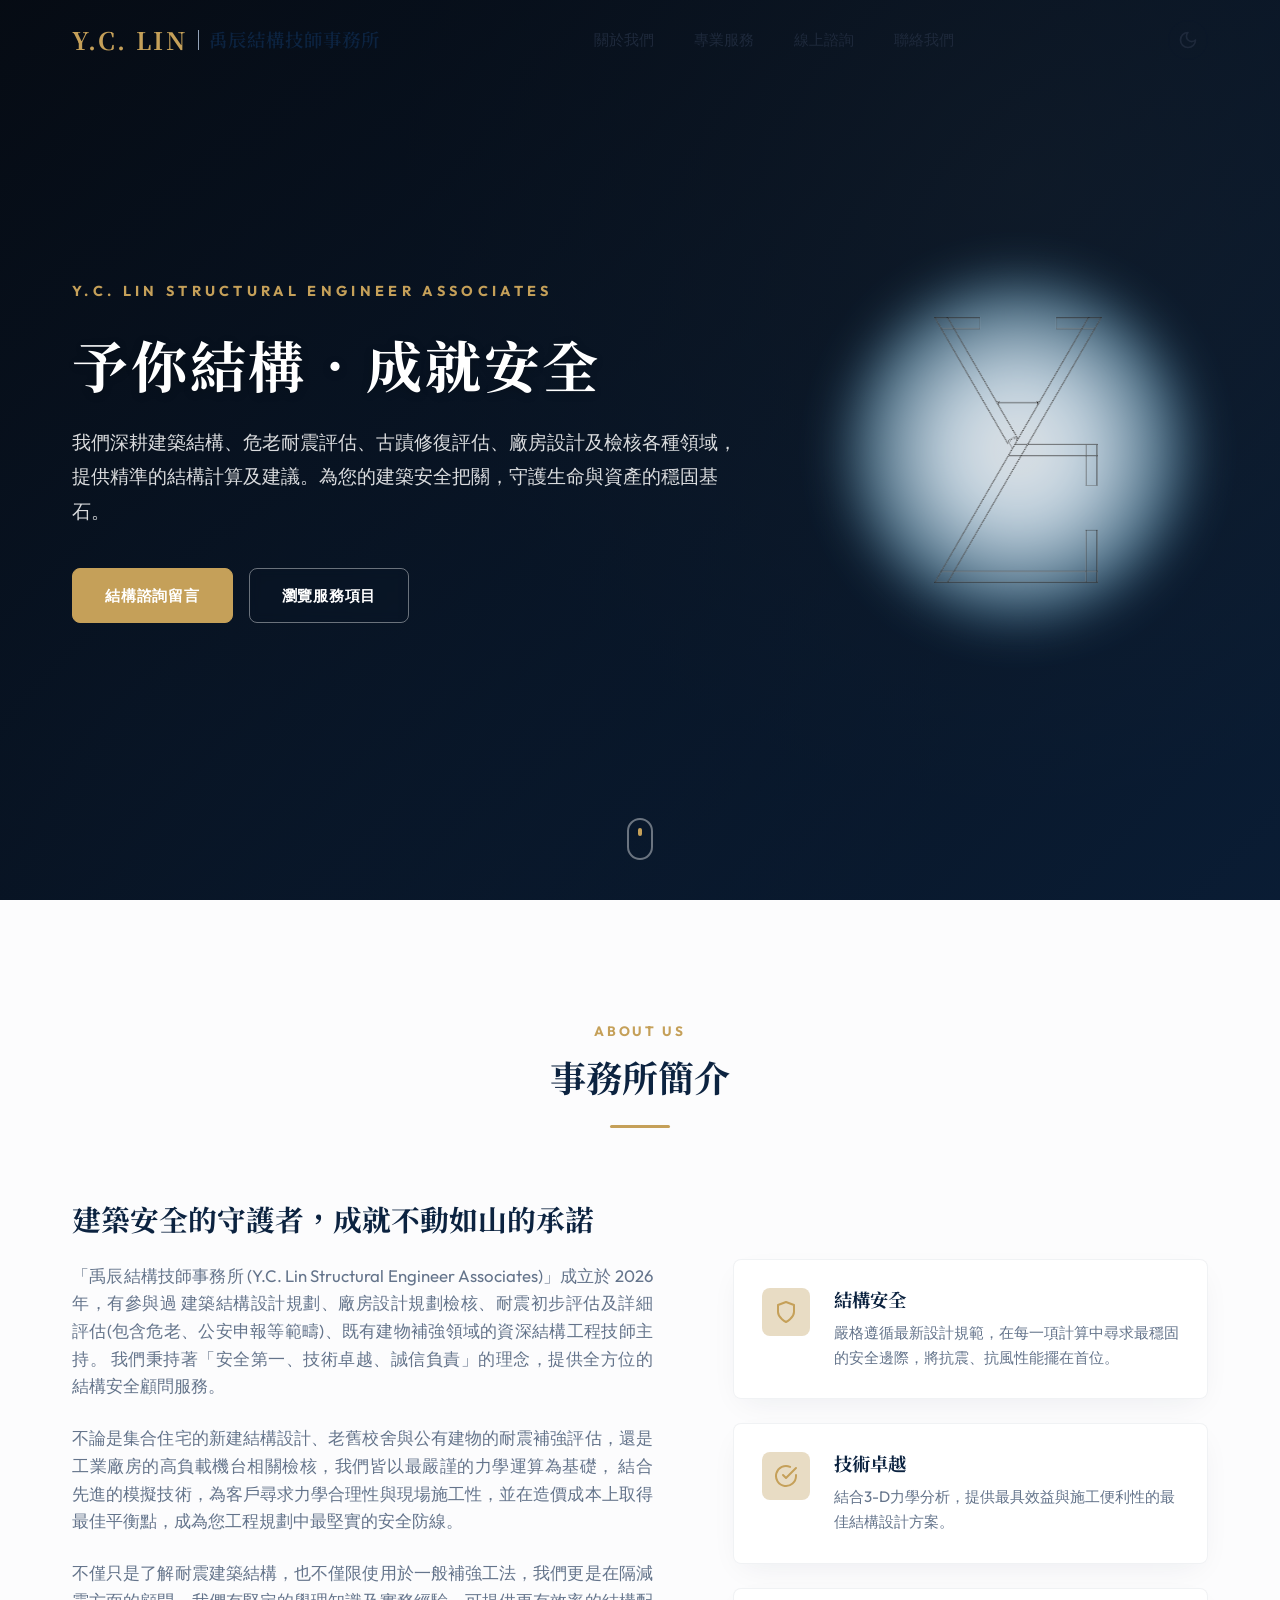
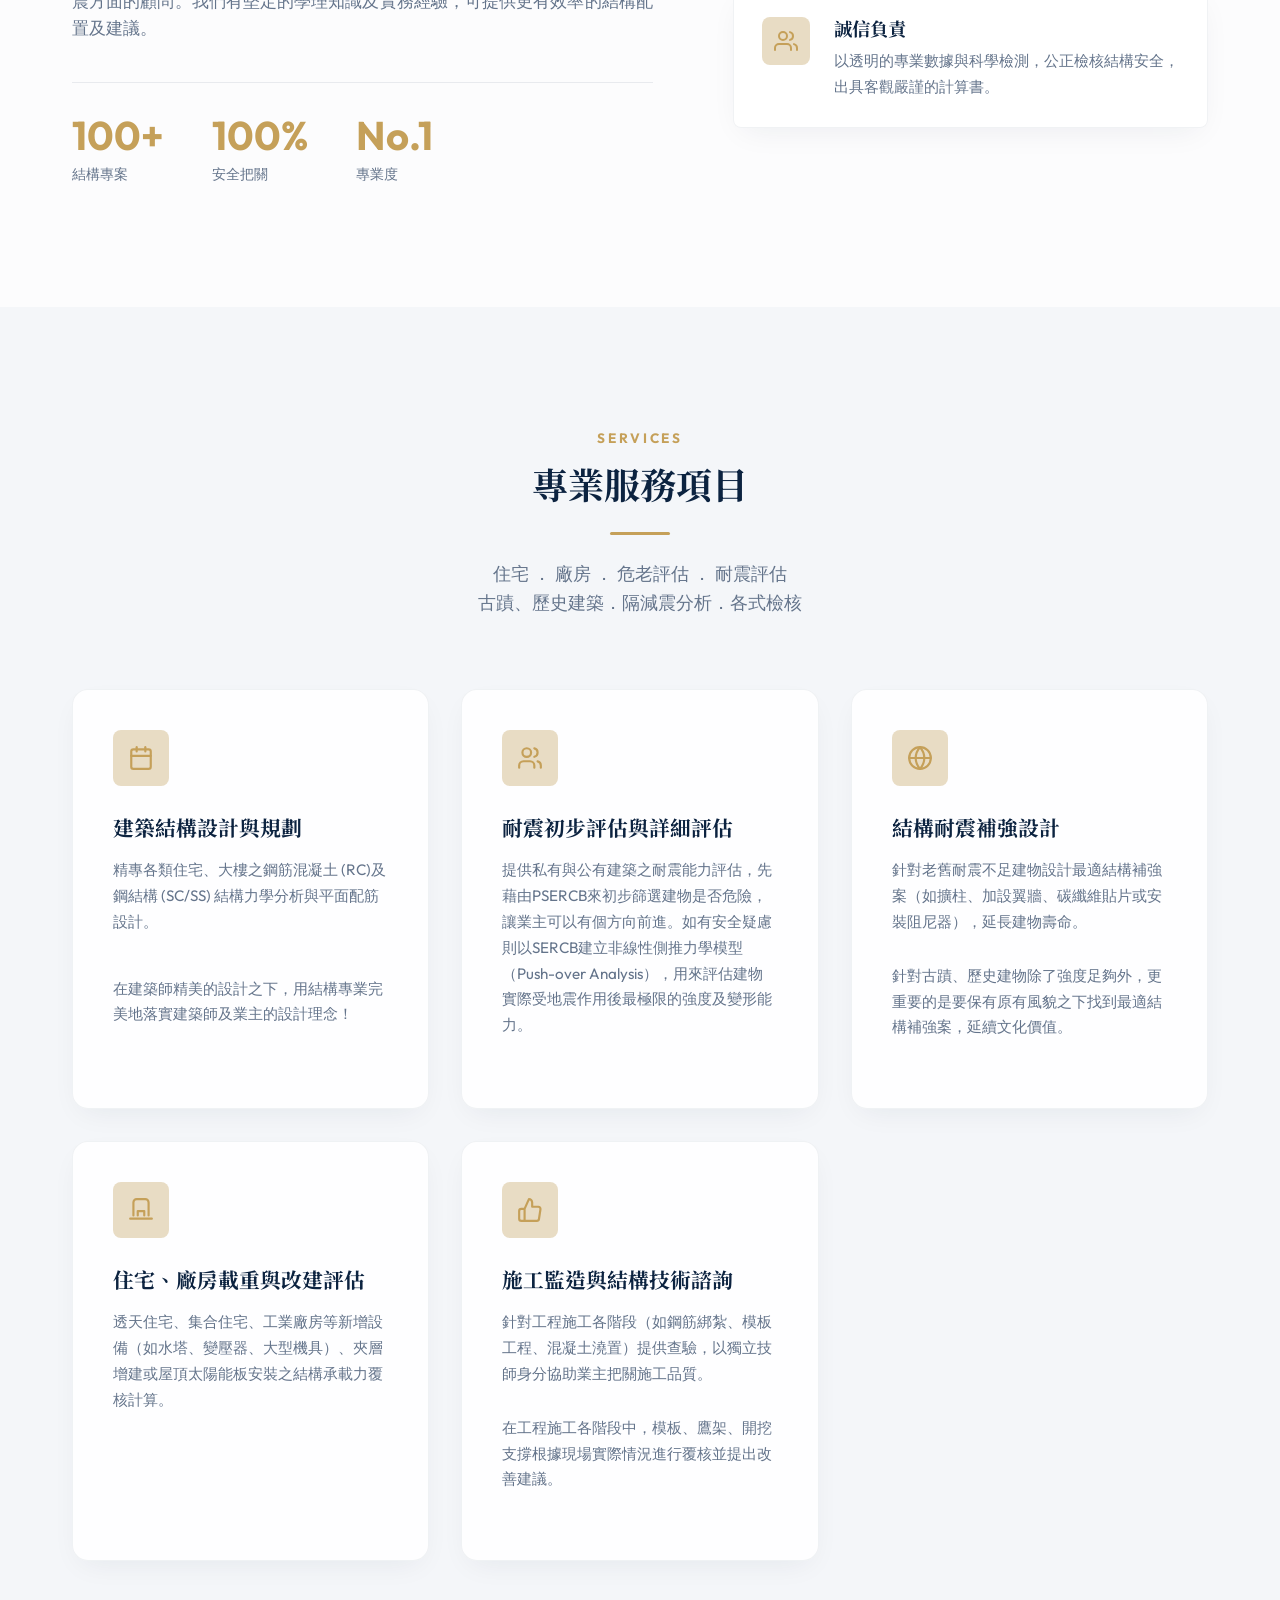
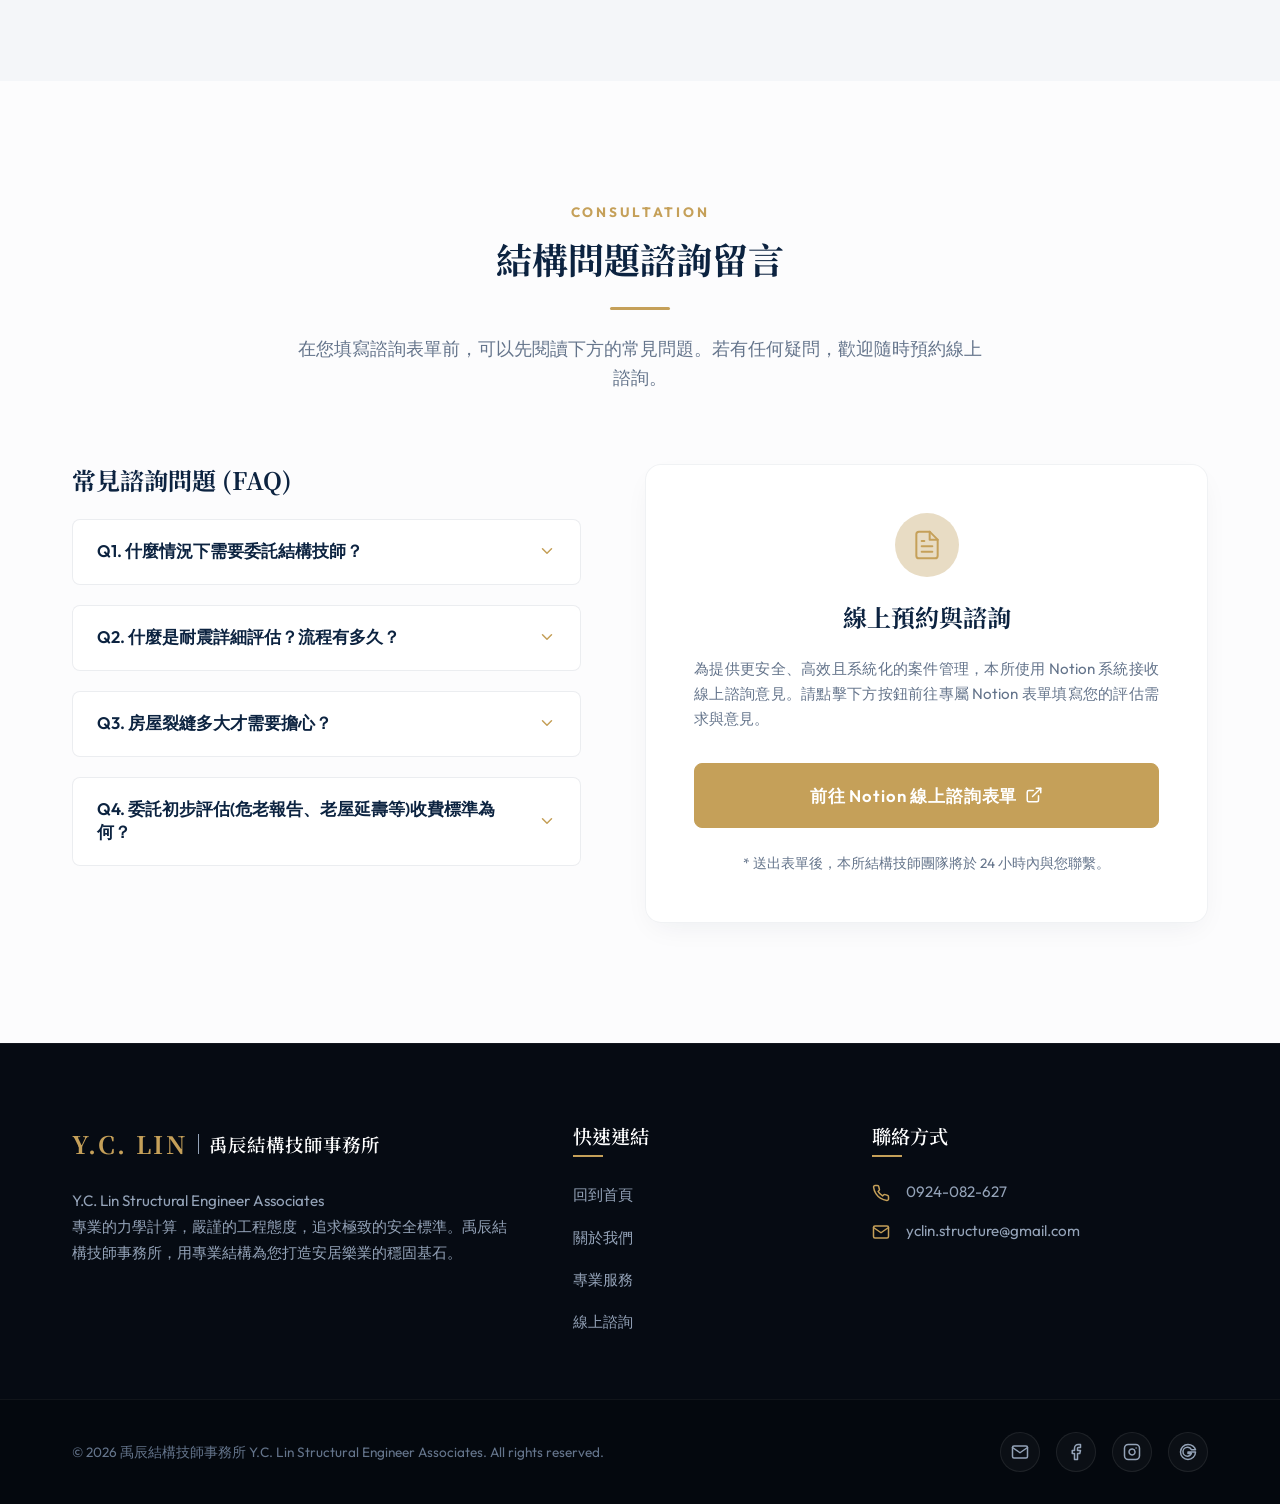
<file: index.html>
<!DOCTYPE html>
<html lang="zh-TW">

<head>
    <meta charset="UTF-8">
    <meta name="viewport" content="width=device-width, initial-scale=1.0">
    <meta name="description"
        content="禹辰結構技師事務所 (Y.C. Lin Structural Engineer Associates) - 提供專業建築結構設計、耐震能力評估、結構補強、安全與損鄰鑑定及施工監造服務。">
    <title>禹辰結構技師事務所 | Y.C. Lin Structural Engineer Associates</title>
    <!-- Google Fonts -->
    <link rel="preconnect" href="https://fonts.googleapis.com">
    <link rel="preconnect" href="https://fonts.gstatic.com" crossorigin>
    <link
        href="https://fonts.googleapis.com/css2?family=Montserrat:wght@300;400;500;600;700&family=Noto+Serif+TC:wght@400;600;700&family=Outfit:wght@300;400;500;600;700&display=swap"
        rel="stylesheet">
    <!-- CSS Stylesheet -->
    <link rel="stylesheet" href="style.css">
</head>

<body>
    <!-- Navigation Bar -->
    <header class="navbar-container" id="home">
        <div class="navbar-content max-width-wrapper">
            <a href="#home" class="logo-link">
                <span class="logo-text-en">Y.C. LIN</span>
                <span class="logo-divider"></span>
                <span class="logo-text-zh">禹辰結構技師事務所</span>
            </a>

            <nav class="nav-menu" id="navMenu">
                <a href="#about" class="nav-link">關於我們</a>
                <a href="#services" class="nav-link">專業服務</a>
                <a href="#consultation" class="nav-link">線上諮詢</a>
                <a href="#contact" class="nav-link">聯絡我們</a>
            </nav>

            <div class="nav-actions">
                <!-- Theme Toggle Button -->
                <button id="themeToggle" class="theme-toggle-btn" aria-label="切換深淺色主題">
                    <!-- Sun Icon -->
                    <svg class="sun-icon" xmlns="http://www.w3.org/2000/svg" viewBox="0 0 24 24" fill="none"
                        stroke="currentColor" stroke-width="2" stroke-linecap="round" stroke-linejoin="round">
                        <circle cx="12" cy="12" r="4"></circle>
                        <path d="M12 2v2"></path>
                        <path d="M12 20v2"></path>
                        <path d="M4.93 4.93l1.41 1.41"></path>
                        <path d="M17.66 17.66l1.41 1.41"></path>
                        <path d="M2 12h2"></path>
                        <path d="M20 12h2"></path>
                        <path d="M6.34 17.66l-1.41 1.41"></path>
                        <path d="M19.07 4.93l-1.41 1.41"></path>
                    </svg>
                    <!-- Moon Icon -->
                    <svg class="moon-icon" xmlns="http://www.w3.org/2000/svg" viewBox="0 0 24 24" fill="none"
                        stroke="currentColor" stroke-width="2" stroke-linecap="round" stroke-linejoin="round">
                        <path d="M12 3a6 6 0 0 0 9 9 9 9 0 1 1-9-9Z"></path>
                    </svg>
                </button>

                <!-- Mobile Menu Button -->
                <button class="mobile-menu-btn" id="mobileMenuBtn" aria-label="開啟選單">
                    <span class="hamburger-bar"></span>
                    <span class="hamburger-bar"></span>
                    <span class="hamburger-bar"></span>
                </button>
            </div>
        </div>
    </header>

    <main>
        <!-- Hero Section -->
        <section class="hero-section">
            <div class="hero-overlay"></div>
            <div class="hero-content max-width-wrapper">
                <div class="hero-text-container">
                    <span class="hero-tagline scroll-reveal">Y.C. LIN STRUCTURAL ENGINEER ASSOCIATES</span>
                    <h1 class="hero-title scroll-reveal">予你結構．成就安全</h1>
                    <p class="hero-description scroll-reveal">
                        我們深耕建築結構、危老耐震評估、古蹟修復評估、廠房設計及檢核各種領域，提供精準的結構計算及建議。為您的建築安全把關，守護生命與資產的穩固基石。
                    </p>
                    <div class="hero-cta scroll-reveal">
                        <a href="#consultation" class="btn btn-primary">結構諮詢留言</a>
                        <a href="#services" class="btn btn-secondary">瀏覽服務項目</a>
                    </div>
                </div>
                <div class="hero-logo-container scroll-reveal">
                    <img src="./logo.png" alt="禹辰結構技師事務所 Logo" class="hero-logo-img">
                </div>
            </div>
            <!-- Scroll Indicator -->
            <div class="scroll-indicator">
                <a href="#about" aria-label="向下滾動">
                    <span class="scroll-mouse">
                        <span class="scroll-wheel"></span>
                    </span>
                </a>
            </div>
        </section>

        <!-- About Section (事務所簡介) -->
        <section id="about" class="about-section section-padding">
            <div class="max-width-wrapper">
                <div class="section-header text-center">
                    <span class="section-subtitle">ABOUT US</span>
                    <h2 class="section-title">事務所簡介</h2>
                    <div class="title-divider"></div>
                </div>

                <div class="about-grid">
                    <div class="about-text-content scroll-reveal-left">
                        <h3 class="about-heading">建築安全的守護者，成就不動如山的承諾</h3>
                        <p class="about-paragraph">
                            「禹辰結構技師事務所 (Y.C. Lin Structural Engineer Associates)」成立於 2026
                            年，有參與過 建築結構設計規劃、廠房設計規劃檢核、耐震初步評估及詳細評估(包含危老、公安申報等範疇)、既有建物補強領域的資深結構工程技師主持。
                            我們秉持著「安全第一、技術卓越、誠信負責」的理念，提供全方位的結構安全顧問服務。
                        </p>
                        <p class="about-paragraph">
                            不論是集合住宅的新建結構設計、老舊校舍與公有建物的耐震補強評估，還是工業廠房的高負載機台相關檢核，我們皆以最嚴謹的力學運算為基礎，
                            結合先進的模擬技術，為客戶尋求力學合理性與現場施工性，並在造價成本上取得最佳平衡點，成為您工程規劃中最堅實的安全防線。
                        </p>
                        <p class="about-paragraph">
                            不僅只是了解耐震建築結構，也不僅限使用於一般補強工法，我們更是在隔減震方面的顧問。我們有堅定的學理知識及實務經驗，可提供更有效率的結構配置及建議。
                        </p>
                        <div class="about-stats">
                            <div class="stat-item">
                                <span class="stat-number">100+</span>
                                <span class="stat-label">結構專案</span>
                            </div>
                            <div class="stat-item">
                                <span class="stat-number">100%</span>
                                <span class="stat-label">安全把關</span>
                            </div>
                            <div class="stat-item">
                                <span class="stat-number">No.1</span>
                                <span class="stat-label">專業度</span>
                            </div>
                        </div>
                    </div>

                    <div class="about-cards-container scroll-reveal-right">
                        <div class="value-card">
                            <div class="value-icon-wrapper">
                                <svg xmlns="http://www.w3.org/2000/svg" viewBox="0 0 24 24" fill="none"
                                    stroke="currentColor" stroke-width="2" stroke-linecap="round"
                                    stroke-linejoin="round">
                                    <path d="M12 22s8-4 8-10V5l-8-3-8 3v7c0 6 8 10 8 10z"></path>
                                </svg>
                            </div>
                            <div class="value-card-content">
                                <h4 class="value-card-title">結構安全</h4>
                                <p class="value-card-desc">嚴格遵循最新設計規範，在每一項計算中尋求最穩固的安全邊際，將抗震、抗風性能擺在首位。</p>
                            </div>
                        </div>

                        <div class="value-card">
                            <div class="value-icon-wrapper">
                                <svg xmlns="http://www.w3.org/2000/svg" viewBox="0 0 24 24" fill="none"
                                    stroke="currentColor" stroke-width="2" stroke-linecap="round"
                                    stroke-linejoin="round">
                                    <path d="M22 11.08V12a10 10 0 1 1-5.93-9.14"></path>
                                    <polyline points="22 4 12 14.01 9 11.01"></polyline>
                                </svg>
                            </div>
                            <div class="value-card-content">
                                <h4 class="value-card-title">技術卓越</h4>
                                <p class="value-card-desc">結合3-D力學分析，提供最具效益與施工便利性的最佳結構設計方案。</p>
                            </div>
                        </div>

                        <div class="value-card">
                            <div class="value-icon-wrapper">
                                <svg xmlns="http://www.w3.org/2000/svg" viewBox="0 0 24 24" fill="none"
                                    stroke="currentColor" stroke-width="2" stroke-linecap="round"
                                    stroke-linejoin="round">
                                    <path d="M17 21v-2a4 4 0 0 0-4-4H5a4 4 0 0 0-4 4v2"></path>
                                    <circle cx="9" cy="7" r="4"></circle>
                                    <path d="M23 21v-2a4 4 0 0 0-3-3.87"></path>
                                    <path d="M16 3.13a4 4 0 0 1 0 7.75"></path>
                                </svg>
                            </div>
                            <div class="value-card-content">
                                <h4 class="value-card-title">誠信負責</h4>
                                <p class="value-card-desc">以透明的專業數據與科學檢測，公正檢核結構安全，出具客觀嚴謹的計算書。</p>
                            </div>
                        </div>
                    </div>
                </div>
            </div>
        </section>

        <!-- Services Section (服務項目) -->
        <section id="services" class="services-section section-padding alt-bg">
            <div class="max-width-wrapper">
                <div class="section-header text-center">
                    <span class="section-subtitle">SERVICES</span>
                    <h2 class="section-title">專業服務項目</h2>
                    <div class="title-divider"></div>
                    <p class="section-description">
                        住宅 ． 廠房 ． 危老評估 ． 耐震評估
                    </p>
                    <p class="section-description">
                        古蹟、歷史建築．隔減震分析．各式檢核
                    </p>
                </div>

                <div class="services-grid">
                    <!-- Service 1 -->
                    <div class="service-card scroll-reveal">
                        <div class="service-icon">
                            <svg xmlns="http://www.w3.org/2000/svg" viewBox="0 0 24 24" fill="none"
                                stroke="currentColor" stroke-width="2" stroke-linecap="round" stroke-linejoin="round">
                                <rect x="3" y="4" width="18" height="18" rx="2" ry="2"></rect>
                                <line x1="16" y1="2" x2="16" y2="6"></line>
                                <line x1="8" y1="2" x2="8" y2="6"></line>
                                <line x1="3" y1="10" x2="21" y2="10"></line>
                            </svg>
                        </div>
                        <h3 class="service-card-title">建築結構設計與規劃</h3>
                        <p class="service-card-desc">
                            精專各類住宅、大樓之鋼筋混凝土 (RC)及鋼結構 (SC/SS) 結構力學分析與平面配筋設計。
                        </p>
                        <p class="service-card-desc">
                            在建築師精美的設計之下，用結構專業完美地落實建築師及業主的設計理念！
                        </p>
                        <!-- <a href="#consultation" class="service-link">諮詢此項目 &rarr;</a> -->
                    </div>

                    <!-- Service 2 -->
                    <div class="service-card scroll-reveal">
                        <div class="service-icon">
                            <svg xmlns="http://www.w3.org/2000/svg" viewBox="0 0 24 24" fill="none"
                                stroke="currentColor" stroke-width="2" stroke-linecap="round" stroke-linejoin="round">
                                <path d="M16 21v-2a4 4 0 0 0-4-4H6a4 4 0 0 0-4 4v2"></path>
                                <circle cx="9" cy="7" r="4"></circle>
                                <path d="M22 21v-2a4 4 0 0 0-3-3.87"></path>
                                <path d="M16 3.13a4 4 0 0 1 0 7.75"></path>
                            </svg>
                        </div>
                        <h3 class="service-card-title">耐震初步評估與詳細評估</h3>
                        <p class="service-card-desc">
                            提供私有與公有建築之耐震能力評估，先藉由PSERCB來初步篩選建物是否危險，讓業主可以有個方向前進。如有安全疑慮則以SERCB建立非線性側推力學模型
                            （Push-over Analysis），用來評估建物實際受地震作用後最極限的強度及變形能力。
                        </p>
                        <!-- <a href="#consultation" class="service-link">諮詢此項目 &rarr;</a> -->
                    </div>

                    <!-- Service 3 -->
                    <div class="service-card scroll-reveal">
                        <div class="service-icon">
                            <svg xmlns="http://www.w3.org/2000/svg" viewBox="0 0 24 24" fill="none"
                                stroke="currentColor" stroke-width="2" stroke-linecap="round" stroke-linejoin="round">
                                <circle cx="12" cy="12" r="10"></circle>
                                <path
                                    d="M12 2a15.3 15.3 0 0 1 4 10 15.3 15.3 0 0 1-4 10 15.3 15.3 0 0 1-4-10 15.3 15.3 0 0 1 4-10z">
                                </path>
                                <path d="M2 12h20"></path>
                            </svg>
                        </div>
                        <h3 class="service-card-title">結構耐震補強設計</h3>
                        <p class="service-card-desc">
                            針對老舊耐震不足建物設計最適結構補強案（如擴柱、加設翼牆、碳纖維貼片或安裝阻尼器），延長建物壽命。
                        </p>
                        <p class="service-card-desc">
                            針對古蹟、歷史建物除了強度足夠外，更重要的是要保有原有風貌之下找到最適結構補強案，延續文化價值。
                        </p>
                        <!-- <a href="#consultation" class="service-link">諮詢此項目 &rarr;</a> -->
                    </div>

                    <!-- Service 4 -->
                    <!-- <div class="service-card scroll-reveal">
                        <div class="service-icon">
                            <svg xmlns="http://www.w3.org/2000/svg" viewBox="0 0 24 24" fill="none"
                                stroke="currentColor" stroke-width="2" stroke-linecap="round" stroke-linejoin="round">
                                <line x1="12" y1="1" x2="12" y2="23"></line>
                                <path d="M17 5H9.5a3.5 3.5 0 0 0 0 7h5a3.5 3.5 0 0 1 0 7H6"></path>
                            </svg>
                        </div>
                        <h3 class="service-card-title">安全與損鄰鑑定報告</h3>
                        <p class="service-card-desc">
                            承辦鄰近工地施工前後之現況鑑定與傾斜測量、結構龜裂安全評估、漏水損害判定，並出具公會與法院認可之鑑定報告。
                        </p>
                        <a href="#consultation" class="service-link">諮詢此項目 &rarr;</a>
                </div> -->

                    <!-- Service 5 -->
                    <div class="service-card scroll-reveal">
                        <div class="service-icon">
                            <svg xmlns="http://www.w3.org/2000/svg" viewBox="0 0 24 24" fill="none"
                                stroke="currentColor" stroke-width="2" stroke-linecap="round" stroke-linejoin="round">
                                <path d="M2 20h20"></path>
                                <path d="M5 17V5a3 3 0 0 1 3-3h8a3 3 0 0 1 3 3v12"></path>
                                <path d="M9 17v-4h6v4"></path>
                            </svg>
                        </div>
                        <h3 class="service-card-title">住宅、廠房載重與改建評估</h3>
                        <p class="service-card-desc">
                            透天住宅、集合住宅、工業廠房等新增設備（如水塔、變壓器、大型機具）、夾層增建或屋頂太陽能板安裝之結構承載力覆核計算。
                        </p>
                        <!-- <a href="#consultation" class="service-link">諮詢此項目 &rarr;</a> -->
                    </div>

                    <!-- Service 6 -->
                    <div class="service-card scroll-reveal">
                        <div class="service-icon">
                            <svg xmlns="http://www.w3.org/2000/svg" viewBox="0 0 24 24" fill="none"
                                stroke="currentColor" stroke-width="2" stroke-linecap="round" stroke-linejoin="round">
                                <path
                                    d="M14 9V5a3 3 0 0 0-3-3l-4 9v11h11.28a2 2 0 0 0 2-1.7l1.38-9a2 2 0 0 0-2-2.3zM7 22H4a2 2 0 0 1-2-2v-7a2 2 0 0 1 2-2h3">
                                </path>
                            </svg>
                        </div>
                        <h3 class="service-card-title">施工監造與結構技術諮詢</h3>
                        <p class="service-card-desc">
                            針對工程施工各階段（如鋼筋綁紮、模板工程、混凝土澆置）提供查驗，以獨立技師身分協助業主把關施工品質。
                        </p>
                        <p class="service-card-desc">
                            在工程施工各階段中，模板、鷹架、開挖支撐根據現場實際情況進行覆核並提出改善建議。
                        </p>
                        <!-- <a href="#consultation" class="service-link">諮詢此項目 &rarr;</a> -->
                    </div>
                </div>
            </div>
        </section>

        <!-- Consultation & FAQ Section (諮詢意見) -->
        <section id="consultation" class="consultation-section section-padding">
            <div class="max-width-wrapper">
                <div class="section-header text-center">
                    <span class="section-subtitle">CONSULTATION</span>
                    <h2 class="section-title">結構問題諮詢留言</h2>
                    <div class="title-divider"></div>
                    <p class="section-description">
                        在您填寫諮詢表單前，可以先閱讀下方的常見問題。若有任何疑問，歡迎隨時預約線上諮詢。
                    </p>
                </div>

                <div class="consultation-grid">
                    <!-- FAQ Accordion -->
                    <div class="faq-container scroll-reveal-left">
                        <h3 class="consultation-subheading">常見諮詢問題 (FAQ)</h3>

                        <div class="faq-list">
                            <div class="faq-item">
                                <button class="faq-question">
                                    <span>Q1. 什麼情況下需要委託結構技師？</span>
                                    <svg class="faq-icon" xmlns="http://www.w3.org/2000/svg" viewBox="0 0 24 24"
                                        fill="none" stroke="currentColor" stroke-width="2" stroke-linecap="round"
                                        stroke-linejoin="round">
                                        <polyline points="6 9 12 15 18 9"></polyline>
                                    </svg>
                                </button>
                                <div class="faq-answer">
                                    <p>當您計劃進行建築新建、舊屋增建/改建、室內裝修敲除牆面、廠房新增重型設備，或是房屋出現大範圍異常裂縫、傾斜時，
                                        皆需要結構技師進行專業力學評估，以確保整體構造安全。
                                    </p>
                                </div>
                            </div>

                            <div class="faq-item">
                                <button class="faq-question">
                                    <span>Q2. 什麼是耐震詳細評估？流程有多久？</span>
                                    <svg class="faq-icon" xmlns="http://www.w3.org/2000/svg" viewBox="0 0 24 24"
                                        fill="none" stroke="currentColor" stroke-width="2" stroke-linecap="round"
                                        stroke-linejoin="round">
                                        <polyline points="6 9 12 15 18 9"></polyline>
                                    </svg>
                                </button>
                                <div class="faq-answer">
                                    <p>當您進行耐震初步評估分析後，若危險度過高則需要再進入耐震詳細評估。
                                        耐震詳細評估是利用鑽心取樣檢測混凝土強度、掃描鋼筋配置，並結合電腦力學模型進行更詳細的側推分析(Pushover
                                        Analysis)。整個過程包含現場檢測與分析報告，
                                        約需 15 至 30 個工作天，視建築物規模而定。</p>
                                </div>
                            </div>

                            <div class="faq-item">
                                <button class="faq-question">
                                    <span>Q3. 房屋裂縫多大才需要擔心？</span>
                                    <svg class="faq-icon" xmlns="http://www.w3.org/2000/svg" viewBox="0 0 24 24"
                                        fill="none" stroke="currentColor" stroke-width="2" stroke-linecap="round"
                                        stroke-linejoin="round">
                                        <polyline points="6 9 12 15 18 9"></polyline>
                                    </svg>
                                </button>
                                <div class="faq-answer">
                                    <p>一般表面粉刷層的細微裂縫（小於 0.3mm）通常不影響結構安全。但若裂縫寬度大於 0.3mm，且出現在梁、柱、剪力牆上，或是呈現 45
                                        度角斜向裂縫，建議立即預約結構技師到府進行安全勘查。</p>
                                </div>
                            </div>

                            <div class="faq-item">
                                <button class="faq-question">
                                    <span>Q4. 委託初步評估(危老報告、老屋延壽等)收費標準為何？</span>
                                    <svg class="faq-icon" xmlns="http://www.w3.org/2000/svg" viewBox="0 0 24 24"
                                        fill="none" stroke="currentColor" stroke-width="2" stroke-linecap="round"
                                        stroke-linejoin="round">
                                        <polyline points="6 9 12 15 18 9"></polyline>
                                    </svg>
                                </button>
                                <div class="faq-answer">
                                    <p>由於初步評估時，評估技師必須至現場評估，故初步評估的費用中已內含一次現勘。收費則會依據中華民國結構工程技師公會之收費標準，
                                        視建物面積與複雜度進行專案報價。
                                    </p>
                                </div>
                            </div>
                        </div>
                    </div>

                    <!-- Consultation Notion Form Link Card -->
                    <div class="form-container scroll-reveal-right text-center"
                        style="display: flex; flex-direction: column; justify-content: center; align-items: center;">
                        <div class="form-notion-icon-wrapper">
                            <svg xmlns="http://www.w3.org/2000/svg" viewBox="0 0 24 24" fill="none"
                                stroke="currentColor" stroke-width="1.5" stroke-linecap="round" stroke-linejoin="round"
                                class="notion-link-svg">
                                <path d="M14 2H6a2 2 0 0 0-2 2v16a2 2 0 0 0 2 2h12a2 2 0 0 0 2-2V8z"></path>
                                <polyline points="14 2 14 8 20 8"></polyline>
                                <line x1="16" y1="13" x2="8" y2="13"></line>
                                <line x1="16" y1="17" x2="8" y2="17"></line>
                                <polyline points="10 9 9 9 8 9"></polyline>
                            </svg>
                        </div>
                        <h3 class="consultation-subheading">線上預約與諮詢</h3>
                        <p class="form-intro" style="margin-bottom: 2rem; text-align: justify;">
                            為提供更安全、高效且系統化的案件管理，本所使用 Notion 系統接收線上諮詢意見。請點擊下方按鈕前往專屬 Notion 表單填寫您的評估需求與意見。
                        </p>
                        <a href="https://yclinstructure.notion.site/3895ab5563a68017bbf6ee300d6bb6e9?pvs=105"
                            target="_blank" rel="noopener noreferrer" class="btn btn-primary btn-block"
                            style="padding: 1.1rem 2rem; font-size: 1.05rem; display: flex; align-items: center; justify-content: center; gap: 8px;">
                            <span>前往 Notion 線上諮詢表單</span>
                            <svg xmlns="http://www.w3.org/2000/svg" viewBox="0 0 24 24" fill="none"
                                stroke="currentColor" stroke-width="2" stroke-linecap="round" stroke-linejoin="round"
                                style="width: 18px; height: 18px;">
                                <path d="M18 13v6a2 2 0 0 1-2 2H5a2 2 0 0 1-2-2V8a2 2 0 0 1 2-2h6"></path>
                                <polyline points="15 3 21 3 21 9"></polyline>
                                <line x1="10" y1="14" x2="21" y2="3"></line>
                            </svg>
                        </a>
                        <p class="form-note" style="margin-top: 1.5rem; font-size: 0.85rem; color: var(--text-muted);">
                            * 送出表單後，本所結構技師團隊將於 24 小時內與您聯繫。
                        </p>
                    </div>
                </div>
            </div>
        </section>
    </main>

    <!-- Footer (聯絡方式) -->
    <footer id="contact" class="footer-container">
        <div class="footer-top max-width-wrapper">
            <div class="footer-brand scroll-reveal">
                <a href="#home" class="logo-link footer-logo">
                    <span class="logo-text-en">Y.C. LIN</span>
                    <span class="logo-divider"></span>
                    <span class="logo-text-zh">禹辰結構技師事務所</span>
                </a>
                <p class="footer-brand-desc">
                    Y.C. Lin Structural Engineer Associates<br>
                    專業的力學計算，嚴謹的工程態度，追求極致的安全標準。禹辰結構技師事務所，用專業結構為您打造安居樂業的穩固基石。
                </p>
            </div>

            <div class="footer-links scroll-reveal">
                <h4 class="footer-heading">快速連結</h4>
                <ul class="footer-links-list">
                    <li><a href="#home">回到首頁</a></li>
                    <li><a href="#about">關於我們</a></li>
                    <li><a href="#services">專業服務</a></li>
                    <li><a href="#consultation">線上諮詢</a></li>
                </ul>
            </div>

            <div class="footer-contact scroll-reveal">
                <h4 class="footer-heading">聯絡方式</h4>
                <ul class="footer-contact-list">
                    <li>
                        <svg xmlns="http://www.w3.org/2000/svg" viewBox="0 0 24 24" fill="none" stroke="currentColor"
                            stroke-width="2" stroke-linecap="round" stroke-linejoin="round">
                            <path
                                d="M22 16.92v3a2 2 0 0 1-2.18 2 19.79 19.79 0 0 1-8.63-3.07 19.5 19.5 0 0 1-6-6 19.79 19.79 0 0 1-3.07-8.67A2 2 0 0 1 4.11 2h3a2 2 0 0 1 2 1.72 12.84 12.84 0 0 0 .7 2.81 2 2 0 0 1-.45 2.11L8.09 9.91a16 16 0 0 0 6 6l1.27-1.27a2 2 0 0 1 2.11-.45 12.84 12.84 0 0 0 2.81.7A2 2 0 0 1 22 16.92z">
                            </path>
                        </svg>
                        <span>0924-082-627</span>
                    </li>
                    <li>
                        <svg xmlns="http://www.w3.org/2000/svg" viewBox="0 0 24 24" fill="none" stroke="currentColor"
                            stroke-width="2" stroke-linecap="round" stroke-linejoin="round">
                            <path d="M4 4h16c1.1 0 2 .9 2 2v12c0 1.1-.9 2-2 2H4c-1.1 0-2-.9-2-2V6c0-1.1.9-2 2-2z">
                            </path>
                            <polyline points="22,6 12,13 2,6"></polyline>
                        </svg>
                        <span>yclin.structure@gmail.com</span>
                    </li>
                    <!-- <li>
                        <svg xmlns="http://www.w3.org/2000/svg" viewBox="0 0 24 24" fill="none" stroke="currentColor"
                            stroke-width="2" stroke-linecap="round" stroke-linejoin="round">
                            <path d="M21 10c0 7-9 13-9 13s-9-6-9-13a9 9 0 0 1 18 0z"></path>
                            <circle cx="12" cy="10" r="3"></circle>
                        </svg>
                        <span>台北市信義區信義路五段 7 號 (台北101大樓)</span>
                    </li> -->
                </ul>
            </div>
        </div>

        <div class="footer-bottom">
            <div class="footer-bottom-content max-width-wrapper">
                <p class="copyright-text">&copy; 2026 禹辰結構技師事務所 Y.C. Lin Structural Engineer Associates. All rights
                    reserved.</p>

                <!-- Social Media Links -->
                <div class="footer-social-links">
                    <!-- Email Link -->
                    <a href="mailto:yclin.structure@gmail.com" class="social-icon-link" aria-label="Email 聯絡我們">
                        <svg xmlns="http://www.w3.org/2000/svg" viewBox="0 0 24 24" fill="none" stroke="currentColor"
                            stroke-width="2" stroke-linecap="round" stroke-linejoin="round">
                            <path d="M4 4h16c1.1 0 2 .9 2 2v12c0 1.1-.9 2-2 2H4c-1.1 0-2-.9-2-2V6c0-1.1.9-2 2-2z">
                            </path>
                            <polyline points="22,6 12,13 2,6"></polyline>
                        </svg>
                    </a>
                    <!-- Facebook Link -->
                    <a href="https://www.facebook.com/profile.php?id=61590770979439" target="_blank"
                        rel="noopener noreferrer" class="social-icon-link" aria-label="Facebook 專頁">
                        <svg xmlns="http://www.w3.org/2000/svg" viewBox="0 0 24 24" fill="none" stroke="currentColor"
                            stroke-width="2" stroke-linecap="round" stroke-linejoin="round">
                            <path d="M18 2h-3a5 5 0 0 0-5 5v3H7v4h3v8h4v-8h3l1-4h-4V7a1 1 0 0 1 1-1h3z"></path>
                        </svg>
                    </a>
                    <!-- Instagram Link -->
                    <a href="https://www.instagram.com/yclin.structure/" target="_blank" rel="noopener noreferrer"
                        class="social-icon-link" aria-label="Instagram 帳號">
                        <svg xmlns="http://www.w3.org/2000/svg" viewBox="0 0 24 24" fill="none" stroke="currentColor"
                            stroke-width="2" stroke-linecap="round" stroke-linejoin="round">
                            <rect x="2" y="2" width="20" height="20" rx="5" ry="5"></rect>
                            <path d="M16 11.37A4 4 0 1 1 12.63 8 4 4 0 0 1 16 11.37z"></path>
                            <line x1="17.5" y1="6.5" x2="17.51" y2="6.5"></line>
                        </svg>
                    </a>
                    <!-- Threads Link -->
                    <a href="https://www.threads.com/@yclin.structure?hl=zh-tw" target="_blank"
                        rel="noopener noreferrer" class="social-icon-link" aria-label="Threads 帳號">
                        <svg xmlns="http://www.w3.org/2000/svg" viewBox="0 0 24 24" fill="none" stroke="currentColor"
                            stroke-width="2" stroke-linecap="round" stroke-linejoin="round">
                            <path
                                d="M12 2C6.48 2 2 6.48 2 12s4.48 10 10 10 10-4.48 10-10H12v2h4.5c-.8 2-2.8 3.5-5.2 3.5-3.3 0-6-2.7-6-6s2.7-6 6-6c2.4 0 4.4 1.5 5.2 3.5H22C21.3 5.4 17.2 2 12 2Z">
                            </path>
                        </svg>
                    </a>
                </div>
            </div>
        </div>
    </footer>

    <!-- JavaScript File -->
    <script src="script.js"></script>
</body>

</html>
</file>
<file: style.css>
/* ==========================================================================
   Design Tokens & CSS Variables
   ========================================================================== */
:root {
    /* Color Palette - Light Mode (Default) */
    --primary: #0c2340;          /* Deep Luxury Navy */
    --primary-light: #1d3557;    /* Slate Navy */
    --accent: #c5a059;           /* Sophisticated Warm Gold */
    --accent-hover: #b48e47;     /* Darker Gold for hover state */
    --accent-light: #e8dcc4;    /* Pastel Gold tint */
    
    --bg-main: #fcfcfd;          /* Soft Off-White */
    --bg-alt: #f4f6f9;           /* Pale Cool Gray-Blue */
    --bg-nav: rgba(252, 252, 253, 0.85);
    
    --text-main: #1e293b;        /* Charcoal Black */
    --text-muted: #64748b;       /* Muted Slate Gray */
    --text-light: #94a3b8;       /* Very Light Gray */
    
    --border-color: rgba(12, 35, 64, 0.08);
    --border-focus: rgba(197, 160, 89, 0.4);
    
    --card-bg: rgba(255, 255, 255, 0.9);
    --card-border: rgba(12, 35, 64, 0.06);
    --card-shadow: 0 10px 30px -10px rgba(12, 35, 64, 0.08);
    --card-shadow-hover: 0 20px 40px -15px rgba(12, 35, 64, 0.15);
    
    --error: #ef4444;
    --error-bg: rgba(239, 68, 68, 0.06);
    --success: #10b981;
    --success-bg: rgba(16, 185, 129, 0.08);
    
    /* Layout & Utilities */
    --max-width: 1200px;
    --header-height: 80px;
    --radius-sm: 4px;
    --radius-md: 8px;
    --radius-lg: 16px;
    --radius-full: 9999px;
    --transition: all 0.35s cubic-bezier(0.25, 0.8, 0.25, 1);
    
    /* Fonts */
    --font-heading: 'Noto Serif TC', 'Playfair Display', serif;
    --font-body: 'Outfit', 'Montserrat', 'Inter', system-ui, -apple-system, sans-serif;
}

/* Color Palette - Dark Mode overrides */
body.dark-theme {
    --primary: #c5a059;          /* Gold becomes primary highlight */
    --primary-light: #e8dcc4;
    --accent: #c5a059;
    --accent-hover: #d9b46e;
    --accent-light: #322b1c;
    
    --bg-main: #060b13;          /* Dark Space Black */
    --bg-alt: #0b1320;           /* Midnight Blue */
    --bg-nav: rgba(6, 11, 19, 0.85);
    
    --text-main: #f1f5f9;        /* Off-White */
    --text-muted: #94a3b8;       /* Cool Slate Gray */
    --text-light: #64748b;
    
    --border-color: rgba(197, 160, 89, 0.15);
    --border-focus: rgba(197, 160, 89, 0.6);
    
    --card-bg: rgba(11, 19, 32, 0.7);
    --card-border: rgba(197, 160, 89, 0.1);
    --card-shadow: 0 10px 30px -10px rgba(0, 0, 0, 0.3);
    --card-shadow-hover: 0 20px 40px -15px rgba(197, 160, 89, 0.12);
    
    --error: #f87171;
    --error-bg: rgba(248, 113, 113, 0.08);
    --success: #34d399;
    --success-bg: rgba(52, 211, 153, 0.1);
}

/* ==========================================================================
   Base Styles & Reset
   ========================================================================== */
* {
    box-sizing: border-box;
    margin: 0;
    padding: 0;
}

html {
    scroll-behavior: smooth;
    font-size: 16px;
}

body {
    font-family: var(--font-body);
    background-color: var(--bg-main);
    color: var(--text-main);
    line-height: 1.65;
    transition: background-color 0.5s ease, color 0.5s ease;
    overflow-x: hidden;
    -webkit-font-smoothing: antialiased;
}

h1, h2, h3, h4, h5, h6 {
    font-family: var(--font-heading);
    font-weight: 700;
    line-height: 1.3;
}

a {
    text-decoration: none;
    color: inherit;
    transition: var(--transition);
}

button, input, select, textarea {
    font-family: inherit;
    font-size: inherit;
    color: inherit;
    outline: none;
}

button {
    cursor: pointer;
    border: none;
    background: none;
}

/* ==========================================================================
   Layout Helpers
   ========================================================================== */
.max-width-wrapper {
    max-width: var(--max-width);
    margin: 0 auto;
    padding: 0 2rem;
    width: 100%;
}

.section-padding {
    padding: 7.5rem 0;
}

.alt-bg {
    background-color: var(--bg-alt);
}

.text-center {
    text-align: center;
}

.required {
    color: var(--error);
    margin-left: 2px;
}

/* ==========================================================================
   Typography & Headers
   ========================================================================== */
.section-header {
    margin-bottom: 4.5rem;
    max-width: 700px;
    margin-left: auto;
    margin-right: auto;
}

.section-subtitle {
    font-size: 0.85rem;
    font-weight: 700;
    letter-spacing: 0.2em;
    color: var(--accent);
    text-transform: uppercase;
    display: block;
    margin-bottom: 0.75rem;
}

.section-title {
    font-size: 2.25rem;
    color: var(--primary);
    position: relative;
    margin-bottom: 1.5rem;
}

body.dark-theme .section-title {
    color: var(--text-main);
}

.title-divider {
    width: 60px;
    height: 3px;
    background-color: var(--accent);
    margin: 0 auto 1.5rem;
    border-radius: var(--radius-full);
}

.section-description {
    color: var(--text-muted);
    font-size: 1.1rem;
}

/* ==========================================================================
   Buttons
   ========================================================================== */
.btn {
    display: inline-flex;
    align-items: center;
    justify-content: center;
    padding: 0.85rem 2rem;
    font-size: 0.95rem;
    font-weight: 600;
    border-radius: var(--radius-md);
    transition: var(--transition);
    letter-spacing: 0.05em;
}

.btn-primary {
    background-color: var(--accent);
    color: #fff;
    border: 1px solid var(--accent);
}

.btn-primary:hover {
    background-color: var(--accent-hover);
    border-color: var(--accent-hover);
    transform: translateY(-2px);
    box-shadow: 0 8px 20px rgba(197, 160, 89, 0.25);
}

.btn-secondary {
    background-color: transparent;
    color: #fff;
    border: 1px solid rgba(255, 255, 255, 0.4);
    backdrop-filter: blur(5px);
}

.btn-secondary:hover {
    background-color: rgba(255, 255, 255, 0.1);
    border-color: #fff;
    transform: translateY(-2px);
}

.btn-block {
    width: 100%;
}

/* Button Loading Spinner */
.spinner {
    width: 20px;
    height: 20px;
    border: 2px solid rgba(255, 255, 255, 0.3);
    border-radius: 50%;
    border-top-color: #fff;
    animation: spin 0.8s linear infinite;
    display: none;
    margin-left: 10px;
}

@keyframes spin {
    to { transform: rotate(360deg); }
}

/* ==========================================================================
   Navigation Bar
   ========================================================================== */
.navbar-container {
    height: var(--header-height);
    position: fixed;
    top: 0;
    left: 0;
    width: 100%;
    z-index: 1000;
    background-color: transparent;
    border-bottom: 1px solid transparent;
    transition: var(--transition);
}

/* Navbar Scrolled State */
.navbar-container.scrolled {
    background-color: var(--bg-nav);
    backdrop-filter: blur(12px);
    -webkit-backdrop-filter: blur(12px);
    height: 70px;
    border-bottom: 1px solid var(--border-color);
    box-shadow: 0 4px 20px rgba(0, 0, 0, 0.02);
}

.navbar-content {
    display: flex;
    align-items: center;
    justify-content: space-between;
    height: 100%;
}

.logo-link {
    display: flex;
    align-items: center;
    font-family: var(--font-heading);
}

.logo-text-en {
    font-size: 1.5rem;
    font-weight: 700;
    letter-spacing: 0.1em;
    color: var(--accent);
}

.logo-divider {
    width: 1px;
    height: 20px;
    background-color: var(--text-light);
    margin: 0 10px;
}

.logo-text-zh {
    font-size: 1.15rem;
    font-weight: 600;
    color: var(--primary);
    letter-spacing: 0.05em;
    transition: var(--transition);
}

body.dark-theme .logo-text-zh {
    color: var(--text-main);
}

.navbar-container.scrolled .logo-text-zh {
    /* Keeps original text colors stable on scroll */
}

.nav-menu {
    display: flex;
    gap: 2.5rem;
}

.nav-link {
    font-size: 0.95rem;
    font-weight: 500;
    color: var(--text-main);
    position: relative;
    padding: 0.5rem 0;
}

/* Nav Link Hover Animation */
.nav-link::after {
    content: '';
    position: absolute;
    bottom: 0;
    left: 0;
    width: 0;
    height: 2px;
    background-color: var(--accent);
    transition: var(--transition);
}

.nav-link:hover {
    color: var(--accent);
}

.nav-link:hover::after {
    width: 100%;
}

.nav-actions {
    display: flex;
    align-items: center;
    gap: 1.25rem;
}

/* Theme Toggle Button Style */
.theme-toggle-btn {
    width: 40px;
    height: 40px;
    border-radius: var(--radius-full);
    display: flex;
    align-items: center;
    justify-content: center;
    color: var(--text-main);
    border: 1px solid var(--border-color);
    background-color: transparent;
    transition: var(--transition);
}

.theme-toggle-btn:hover {
    background-color: var(--bg-alt);
    border-color: var(--accent);
    color: var(--accent);
}

.theme-toggle-btn svg {
    width: 20px;
    height: 20px;
    transition: var(--transition);
}

/* Hide inactive icons based on theme state */
.sun-icon {
    display: none;
}

.moon-icon {
    display: block;
}

body.dark-theme .sun-icon {
    display: block;
    transform: rotate(360deg);
}

body.dark-theme .moon-icon {
    display: none;
}

/* Mobile Menu Icon */
.mobile-menu-btn {
    display: none;
    flex-direction: column;
    justify-content: space-between;
    width: 24px;
    height: 18px;
    background: transparent;
    border: none;
    z-index: 1001;
}

.hamburger-bar {
    width: 100%;
    height: 2px;
    background-color: var(--text-main);
    transition: var(--transition);
    border-radius: 1px;
}

/* Open Menu Hamburger Animation */
.mobile-menu-btn.open .hamburger-bar:nth-child(1) {
    transform: translateY(8px) rotate(45deg);
}

.mobile-menu-btn.open .hamburger-bar:nth-child(2) {
    opacity: 0;
}

.mobile-menu-btn.open .hamburger-bar:nth-child(3) {
    transform: translateY(-8px) rotate(-45deg);
}

/* ==========================================================================
   Hero Section
   ========================================================================== */
.hero-section {
    position: relative;
    height: 100vh;
    min-height: 650px;
    display: flex;
    align-items: center;
    color: #fff;
    background-color: #050d18;
    /* Soft dark business backdrop - static file uses fallback or gradient */
    background-image: radial-gradient(circle at 80% 20%, rgba(197, 160, 89, 0.15) 0%, transparent 50%),
                      radial-gradient(circle at 10% 80%, rgba(12, 35, 64, 0.6) 0%, transparent 60%);
    overflow: hidden;
}

.hero-overlay {
    position: absolute;
    top: 0;
    left: 0;
    width: 100%;
    height: 100%;
    background: linear-gradient(135deg, rgba(6, 11, 19, 0.9) 0%, rgba(12, 35, 64, 0.7) 100%);
    z-index: 1;
}

.hero-content {
    position: relative;
    z-index: 2;
    display: flex;
    align-items: center;
    justify-content: space-between;
    gap: 4rem;
    width: 100%;
}

.hero-text-container {
    max-width: 680px;
    flex: 1;
}

.hero-tagline {
    font-size: 0.9rem;
    font-weight: 700;
    letter-spacing: 0.3em;
    color: var(--accent);
    margin-bottom: 1.5rem;
    display: inline-block;
}

.hero-title {
    font-size: 3.5rem;
    font-weight: 700;
    margin-bottom: 1.5rem;
    letter-spacing: 0.05em;
    color: #ffffff;
    text-shadow: 0 2px 10px rgba(0,0,0,0.2);
}

.hero-description {
    font-size: 1.2rem;
    color: rgba(255, 255, 255, 0.85);
    margin-bottom: 2.5rem;
    line-height: 1.8;
}

.hero-cta {
    display: flex;
    gap: 1rem;
}

/* Hero Logo Styles */
.hero-logo-container {
    position: relative;
    display: flex;
    justify-content: center;
    align-items: center;
    width: 380px;
    height: 380px;
    flex-shrink: 0;
}

/* Blurred backplate glow to eliminate any sharp edges */
.hero-logo-container::before {
    content: '';
    position: absolute;
    top: 5%;
    left: 5%;
    width: 90%;
    height: 90%;
    border-radius: 50%;
    background: radial-gradient(
        circle,
        rgba(255, 255, 255, 0.98) 0%,
        rgba(224, 242, 254, 0.95) 30%,
        rgba(186, 230, 253, 0.6) 55%,
        rgba(56, 189, 248, 0.25) 75%,
        transparent 95%
    );
    filter: blur(25px);
    z-index: 1;
    opacity: 0.9;
}

.hero-logo-container.scroll-reveal {
    transition-delay: 0.6s;
}

.hero-logo-container.scroll-reveal.revealed::before {
    animation: logoGlowPulse 6s ease-in-out infinite;
}

.hero-logo-img {
    max-width: 70%;
    max-height: 70%;
    object-fit: contain;
    position: relative;
    z-index: 2;
    transition: transform 0.5s ease;
}

.hero-logo-container:hover .hero-logo-img {
    transform: scale(1.05);
}

@keyframes logoGlowPulse {
    0% {
        transform: scale(1);
        opacity: 0.9;
        filter: blur(25px);
    }
    50% {
        transform: scale(1.06);
        opacity: 1;
        filter: blur(32px);
    }
    100% {
        transform: scale(1);
        opacity: 0.9;
        filter: blur(25px);
    }
}

/* Mouse Scroll Down Indicator Animation */
.scroll-indicator {
    position: absolute;
    bottom: 2.5rem;
    left: 50%;
    transform: translateX(-50%);
    z-index: 2;
}

.scroll-mouse {
    width: 26px;
    height: 42px;
    border: 2px solid rgba(255, 255, 255, 0.4);
    border-radius: var(--radius-full);
    display: block;
    position: relative;
}

.scroll-wheel {
    width: 4px;
    height: 8px;
    background-color: var(--accent);
    border-radius: var(--radius-full);
    position: absolute;
    top: 8px;
    left: 50%;
    transform: translateX(-50%);
    animation: scroll-down 1.6s ease infinite;
}

@keyframes scroll-down {
    0% { opacity: 0; top: 6px; }
    30% { opacity: 1; }
    100% { opacity: 0; top: 18px; }
}

/* ==========================================================================
   About Section
   ========================================================================== */
.about-grid {
    display: grid;
    grid-template-columns: 1.1fr 0.9fr;
    gap: 5rem;
    align-items: center;
}

.about-heading {
    font-size: 1.8rem;
    color: var(--primary);
    margin-bottom: 1.5rem;
}

body.dark-theme .about-heading {
    color: var(--text-main);
}

.about-paragraph {
    color: var(--text-muted);
    margin-bottom: 1.5rem;
    font-size: 1.05rem;
    text-align: justify;
}

.about-stats {
    display: flex;
    gap: 3rem;
    margin-top: 2.5rem;
    border-top: 1px solid var(--border-color);
    padding-top: 2rem;
}

.stat-item {
    display: flex;
    flex-direction: column;
}

.stat-number {
    font-family: var(--font-body);
    font-size: 2.5rem;
    font-weight: 700;
    color: var(--accent);
    line-height: 1;
    margin-bottom: 0.5rem;
}

.stat-label {
    font-size: 0.9rem;
    color: var(--text-muted);
    font-weight: 500;
}

.about-cards-container {
    display: flex;
    flex-direction: column;
    gap: 1.5rem;
}

.value-card {
    background-color: var(--card-bg);
    border: 1px solid var(--card-border);
    border-radius: var(--radius-md);
    padding: 1.75rem;
    display: flex;
    gap: 1.5rem;
    box-shadow: var(--card-shadow);
    transition: var(--transition);
}

.value-card:hover {
    transform: translateY(-3px);
    box-shadow: var(--card-shadow-hover);
    border-color: var(--accent);
}

.value-icon-wrapper {
    flex-shrink: 0;
    width: 48px;
    height: 48px;
    border-radius: var(--radius-md);
    background-color: var(--accent-light);
    color: var(--accent);
    display: flex;
    align-items: center;
    justify-content: center;
}

.value-icon-wrapper svg {
    width: 24px;
    height: 24px;
}

body.dark-theme .value-icon-wrapper {
    background-color: rgba(197, 160, 89, 0.1);
    color: var(--accent);
}

.value-card-title {
    font-size: 1.15rem;
    color: var(--primary);
    margin-bottom: 0.5rem;
}

body.dark-theme .value-card-title {
    color: var(--text-main);
}

.value-card-desc {
    font-size: 0.95rem;
    color: var(--text-muted);
}

/* ==========================================================================
   Services Section
   ========================================================================== */
.services-grid {
    display: grid;
    grid-template-columns: repeat(auto-fill, minmax(350px, 1fr));
    gap: 2rem;
}

.service-card {
    background-color: var(--card-bg);
    border: 1px solid var(--card-border);
    border-radius: var(--radius-lg);
    padding: 2.5rem;
    box-shadow: var(--card-shadow);
    transition: var(--transition);
    display: flex;
    flex-direction: column;
}

.service-card:hover {
    transform: translateY(-8px);
    box-shadow: var(--card-shadow-hover);
    border-color: var(--accent);
}

.service-icon {
    width: 56px;
    height: 56px;
    border-radius: var(--radius-md);
    background-color: var(--accent-light);
    color: var(--accent);
    display: flex;
    align-items: center;
    justify-content: center;
    margin-bottom: 1.75rem;
    transition: var(--transition);
}

body.dark-theme .service-icon {
    background-color: rgba(197, 160, 89, 0.1);
}

.service-card:hover .service-icon {
    background-color: var(--accent);
    color: #ffffff;
}

.service-card svg {
    width: 26px;
    height: 26px;
}

.service-card-title {
    font-size: 1.3rem;
    color: var(--primary);
    margin-bottom: 1rem;
}

body.dark-theme .service-card-title {
    color: var(--text-main);
}

.service-card-desc {
    color: var(--text-muted);
    font-size: 0.95rem;
    margin-bottom: 1.75rem;
    flex-grow: 1;
    line-height: 1.7;
}

.service-link {
    font-size: 0.9rem;
    font-weight: 600;
    color: var(--accent);
    display: inline-flex;
    align-items: center;
    width: max-content;
}

.service-link:hover {
    color: var(--primary-light);
    transform: translateX(4px);
}

body.dark-theme .service-link:hover {
    color: #ffffff;
}

/* ==========================================================================
   Consultation & FAQ Section
   ========================================================================== */
.consultation-grid {
    display: grid;
    grid-template-columns: 0.95fr 1.05fr;
    gap: 4rem;
}

.consultation-subheading {
    font-size: 1.5rem;
    color: var(--primary);
    margin-bottom: 1.5rem;
}

body.dark-theme .consultation-subheading {
    color: var(--text-main);
}

/* Accordion FAQ */
.faq-list {
    display: flex;
    flex-direction: column;
    gap: 1.25rem;
}

.faq-item {
    border: 1px solid var(--border-color);
    border-radius: var(--radius-md);
    background-color: var(--card-bg);
    overflow: hidden;
    transition: var(--transition);
}

.faq-item.active {
    border-color: var(--accent);
    box-shadow: var(--card-shadow);
}

.faq-question {
    width: 100%;
    padding: 1.25rem 1.5rem;
    display: flex;
    align-items: center;
    justify-content: space-between;
    text-align: left;
    font-size: 1.05rem;
    font-weight: 600;
    color: var(--primary);
    transition: var(--transition);
}

body.dark-theme .faq-question {
    color: var(--text-main);
}

.faq-question:hover {
    color: var(--accent);
}

.faq-icon {
    width: 18px;
    height: 18px;
    color: var(--accent);
    transition: transform 0.35s ease;
    flex-shrink: 0;
    margin-left: 10px;
}

.faq-item.active .faq-icon {
    transform: rotate(180deg);
}

.faq-answer {
    max-height: 0;
    overflow: hidden;
    transition: max-height 0.35s ease;
    color: var(--text-muted);
    font-size: 0.95rem;
    border-top: 1px solid transparent;
}

.faq-item.active .faq-answer {
    border-top: 1px solid var(--border-color);
}

.faq-answer p {
    padding: 1rem 1.5rem 1.5rem;
    margin: 0;
    line-height: 1.6;
}

/* Consultation Form Styling */
.form-container {
    background-color: var(--card-bg);
    border: 1px solid var(--card-border);
    border-radius: var(--radius-lg);
    padding: 3rem;
    box-shadow: var(--card-shadow);
}

.form-intro {
    color: var(--text-muted);
    font-size: 0.95rem;
    margin-bottom: 2rem;
}

.form-row {
    display: grid;
    grid-template-columns: 1fr 1fr;
    gap: 1.5rem;
}

.form-group {
    margin-bottom: 1.5rem;
    position: relative;
}

.form-group label {
    display: block;
    font-size: 0.9rem;
    font-weight: 600;
    color: var(--text-main);
    margin-bottom: 0.5rem;
}

.form-group input,
.form-group select,
.form-group textarea {
    width: 100%;
    padding: 0.85rem 1.2rem;
    border-radius: var(--radius-md);
    border: 1px solid var(--border-color);
    background-color: var(--bg-main);
    color: var(--text-main);
    font-size: 0.95rem;
    transition: var(--transition);
}

.form-group input:focus,
.form-group select:focus,
.form-group textarea:focus {
    border-color: var(--accent);
    box-shadow: 0 0 0 3px var(--border-focus);
    background-color: var(--bg-main);
}

.form-group select {
    appearance: none;
    -webkit-appearance: none;
    background-image: url("data:image/svg+xml;charset=utf-8,%3Csvg xmlns='http://www.w3.org/2000/svg' viewBox='0 0 24 24' fill='none' stroke='%23c5a059' stroke-width='2' stroke-linecap='round' stroke-linejoin='round'%3E%3Cpolyline points='6 9 12 15 18 9'/%3E%3C/svg%3E");
    background-repeat: no-repeat;
    background-position: right 1.2rem center;
    background-size: 16px;
    padding-right: 2.5rem;
}

.form-group textarea {
    resize: none;
}

/* Error States */
.form-group.invalid input,
.form-group.invalid select,
.form-group.invalid textarea {
    border-color: var(--error);
    background-color: var(--error-bg);
}

.error-message {
    font-size: 0.8rem;
    color: var(--error);
    display: block;
    margin-top: 0.4rem;
    opacity: 0;
    transform: translateY(-5px);
    transition: var(--transition);
    position: absolute;
    bottom: -1.25rem;
    left: 0;
}

.form-group.invalid .error-message {
    opacity: 1;
    transform: translateY(0);
}

/* Success Message Alert */
.success-message {
    background-color: var(--success-bg);
    border: 1px solid var(--success);
    color: var(--text-main);
    padding: 1.5rem;
    border-radius: var(--radius-md);
    margin-bottom: 1.5rem;
    display: none;
    gap: 1rem;
    align-items: flex-start;
    animation: fadeIn 0.4s ease forwards;
}

.success-message svg {
    width: 24px;
    height: 24px;
    color: var(--success);
    flex-shrink: 0;
}

.success-message h4 {
    color: var(--success);
    margin-bottom: 0.25rem;
    font-size: 1.05rem;
}

.success-message p {
    font-size: 0.9rem;
    color: var(--text-muted);
}

@keyframes fadeIn {
    from { opacity: 0; transform: translateY(10px); }
    to { opacity: 1; transform: translateY(0); }
}

/* ==========================================================================
   Footer Section (聯絡方式與社群連結)
   ========================================================================== */
.footer-container {
    background-color: #060b13; /* Always dark deep blue background for luxury feel */
    color: #f1f5f9;
    border-top: 1px solid rgba(255, 255, 255, 0.05);
}

.footer-top {
    display: grid;
    grid-template-columns: 1.3fr 0.7fr 1fr;
    gap: 4rem;
    padding-top: 5rem;
    padding-bottom: 4rem;
}

.footer-brand-desc {
    color: #94a3b8;
    margin-top: 1.5rem;
    font-size: 0.95rem;
    line-height: 1.7;
}

.footer-logo .logo-text-zh {
    color: #ffffff;
}

.footer-heading {
    font-family: var(--font-heading);
    font-size: 1.2rem;
    font-weight: 600;
    color: #ffffff;
    margin-bottom: 1.5rem;
    position: relative;
    padding-bottom: 0.5rem;
}

.footer-heading::after {
    content: '';
    position: absolute;
    bottom: 0;
    left: 0;
    width: 30px;
    height: 2px;
    background-color: var(--accent);
}

.footer-links-list,
.footer-contact-list {
    list-style: none;
    display: flex;
    flex-direction: column;
    gap: 1rem;
}

.footer-links-list a {
    color: #94a3b8;
    font-size: 0.95rem;
}

.footer-links-list a:hover {
    color: var(--accent);
    padding-left: 4px;
}

.footer-contact-list li {
    display: flex;
    align-items: flex-start;
    gap: 1rem;
    color: #94a3b8;
    font-size: 0.95rem;
    line-height: 1.5;
}

.footer-contact-list svg {
    width: 18px;
    height: 18px;
    color: var(--accent);
    flex-shrink: 0;
    margin-top: 3px;
}

.footer-bottom {
    border-top: 1px solid rgba(255, 255, 255, 0.05);
    padding: 2rem 0;
    background-color: #04080e;
}

.footer-bottom-content {
    display: flex;
    justify-content: space-between;
    align-items: center;
}

.copyright-text {
    font-size: 0.85rem;
    color: #64748b;
}

.footer-social-links {
    display: flex;
    gap: 1rem;
}

.social-icon-link {
    width: 40px;
    height: 40px;
    border-radius: var(--radius-full);
    background-color: rgba(255, 255, 255, 0.03);
    border: 1px solid rgba(255, 255, 255, 0.08);
    display: flex;
    align-items: center;
    justify-content: center;
    color: #94a3b8;
    transition: var(--transition);
}

.social-icon-link:hover {
    background-color: var(--accent);
    color: #ffffff;
    border-color: var(--accent);
    transform: translateY(-3px);
    box-shadow: 0 5px 15px rgba(197, 160, 89, 0.2);
}

.social-icon-link svg {
    width: 18px;
    height: 18px;
}

/* ==========================================================================
   Scroll Animations Setup
   ========================================================================== */
.scroll-reveal {
    opacity: 0;
    transform: translateY(30px);
    transition: opacity 0.8s ease, transform 0.8s ease;
}

.scroll-reveal-left {
    opacity: 0;
    transform: translateX(-40px);
    transition: opacity 0.8s ease, transform 0.8s ease;
}

.scroll-reveal-right {
    opacity: 0;
    transform: translateX(40px);
    transition: opacity 0.8s ease, transform 0.8s ease;
}

.revealed {
    opacity: 1;
    transform: translate(0, 0);
}

/* Stagger animations for multiple items */
.hero-text-container .scroll-reveal:nth-child(1) { transition-delay: 0.1s; }
.hero-text-container .scroll-reveal:nth-child(2) { transition-delay: 0.3s; }
.hero-text-container .scroll-reveal:nth-child(3) { transition-delay: 0.5s; }
.hero-text-container .scroll-reveal:nth-child(4) { transition-delay: 0.7s; }

/* ==========================================================================
   Responsive Media Queries
   ========================================================================== */
@media (max-width: 1024px) {
    .max-width-wrapper {
        padding: 0 1.5rem;
    }
    
    .hero-section {
        height: auto;
        min-height: 100vh;
        padding: 7.5rem 0 5rem 0;
        overflow: visible;
        display: flex;
        align-items: center;
    }

    .hero-content {
        flex-direction: column-reverse;
        justify-content: center;
        text-align: center;
        gap: 3rem;
    }

    .hero-text-container {
        max-width: 100%;
        display: flex;
        flex-direction: column;
        align-items: center;
    }

    .hero-cta {
        justify-content: center;
    }

    .hero-logo-container {
        width: 300px;
        height: 300px;
    }
    
    .hero-title {
        font-size: 3rem;
    }
    
    .about-grid {
        grid-template-columns: 1fr;
        gap: 3.5rem;
    }
    
    .consultation-grid {
        grid-template-columns: 1fr;
        gap: 3.5rem;
    }
    
    .footer-top {
        grid-template-columns: 1.2fr 1.8fr;
        gap: 3rem;
    }
    
    .footer-brand {
        grid-column: span 2;
    }
}

@media (max-width: 768px) {
    :root {
        --header-height: 70px;
    }

    .logo-text-en {
        font-size: 1.2rem;
    }

    .logo-text-zh {
        font-size: 1rem;
        white-space: nowrap;
    }

    .logo-divider {
        height: 16px;
        margin: 0 8px;
    }
    
    .section-padding {
        padding: 5rem 0;
    }
    
    .hero-title {
        font-size: 2.25rem;
    }
    
    .hero-description {
        font-size: 1.05rem;
    }
    
    .hero-cta {
        flex-direction: column;
        gap: 0.75rem;
    }
    
    .btn {
        width: 100%;
    }
    
    /* Navigation Hamburger Menu Implementation */
    .mobile-menu-btn {
        display: flex;
    }
    
    .nav-menu {
        position: fixed;
        top: 0;
        right: -100%;
        width: 80%;
        max-width: 320px;
        height: 100vh;
        background-color: var(--bg-nav);
        backdrop-filter: blur(20px);
        -webkit-backdrop-filter: blur(20px);
        box-shadow: -10px 0 30px rgba(0, 0, 0, 0.15);
        flex-direction: column;
        justify-content: center;
        align-items: center;
        gap: 2rem;
        z-index: 1000;
        transition: right 0.4s cubic-bezier(0.25, 0.8, 0.25, 1);
        border-left: 1px solid var(--border-color);
    }
    
    .nav-menu.open {
        right: 0;
    }
    
    .nav-link {
        font-size: 1.2rem;
    }
    
    /* Stats Layout */
    .about-stats {
        gap: 2rem;
        justify-content: space-around;
    }
    
    /* Grid adjustments */
    .services-grid {
        grid-template-columns: 1fr;
    }
    
    .form-row {
        grid-template-columns: 1fr;
        gap: 0;
    }
    
    .form-container {
        padding: 2rem 1.5rem;
    }
    
    .footer-top {
        grid-template-columns: 1fr;
        gap: 2.5rem;
    }
    
    .footer-brand {
        grid-column: auto;
    }
    
    .footer-bottom-content {
        flex-direction: column;
        gap: 1.5rem;
        text-align: center;
    }
}

@media (max-width: 480px) {
    .about-stats {
        flex-direction: column;
        align-items: center;
        gap: 1.5rem;
        text-align: center;
    }
    
    .value-card {
        flex-direction: column;
        gap: 1rem;
        text-align: center;
        align-items: center;
    }
}

/* Notion Form Link Card Styling */
.form-notion-icon-wrapper {
    width: 64px;
    height: 64px;
    border-radius: var(--radius-full);
    background-color: var(--accent-light);
    color: var(--accent);
    display: flex;
    align-items: center;
    justify-content: center;
    margin: 0 auto 1.5rem;
}

body.dark-theme .form-notion-icon-wrapper {
    background-color: rgba(197, 160, 89, 0.1);
}

.notion-link-svg {
    width: 32px;
    height: 32px;
}

@media (max-width: 576px) {
    .navbar-container .logo-text-en,
    .navbar-container .logo-divider {
        display: none;
    }
    
    .navbar-container .logo-text-zh {
        font-size: 1.05rem;
        white-space: nowrap;
    }
    
    .navbar-content {
        padding: 0 1rem;
    }

    .hero-logo-container {
        width: 240px;
        height: 240px;
    }
}
</file>
